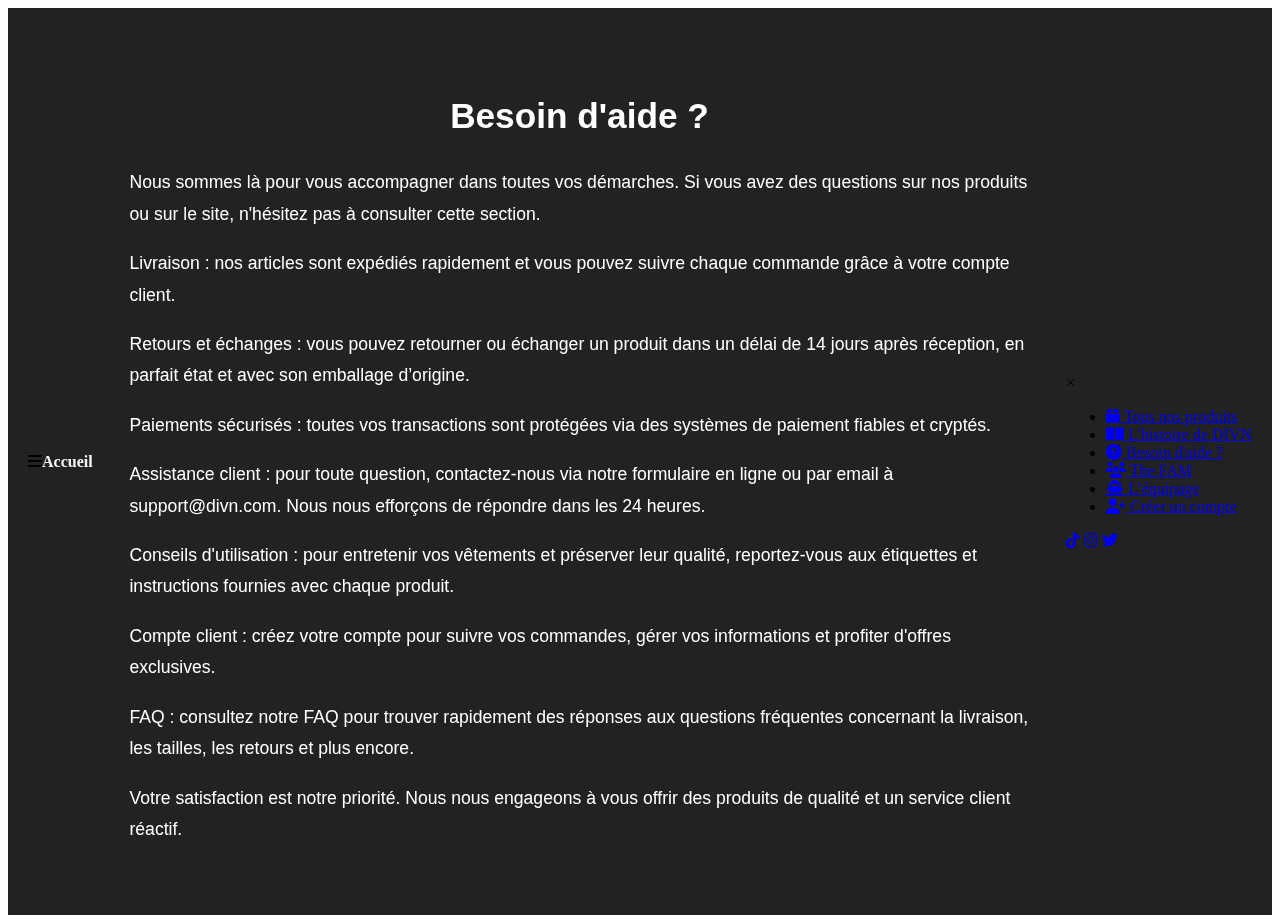
<file: aide.html>
<!DOCTYPE html>
<html lang="fr">
<head>
  <meta charset="UTF-8">
  <meta name="viewport" content="width=device-width, initial-scale=1.0">
  <title>Besoin d'aide ? - DIVN</title>
  <link rel="stylesheet" href="style.css">
  <link rel="stylesheet" href="https://cdnjs.cloudflare.com/ajax/libs/font-awesome/6.4.0/css/all.min.css">
  <style>
    .help-content {
      max-width: 900px;
      margin: 40px auto;
      padding: 0 20px;
      font-family: 'Poppins', sans-serif;
      font-size: 1.1rem;
      color: #fff;
      line-height: 1.8;
    }

    .main-image img {
      width: 100%;
      height: auto;
      object-fit: cover;
      box-shadow: 0 4px 20px rgba(255,255,255,0.05);
      margin-bottom: 30px;
    }
  </style>
</head>
<body>

  <!-- HEADER -->
  <header style="display:flex; justify-content:space-between; align-items:center; padding:12px 20px; background:#222; box-shadow:0 2px 10px rgba(255,255,255,0.05); position:sticky; top:0; z-index:1000;">
    <div class="menu-burger"><i class="fas fa-bars"></i></div>
    <a href="index.html" style="color:#f5f5f5; text-decoration:none; font-weight:600; font-size:1rem;">Accueil</a>
  </head>

  <!-- CONTENU AIDE -->
  <div class="help-content">
    <h1 style="text-align:center; margin-bottom: 20px;">Besoin d'aide ?</h1>
    <p>
      Nous sommes là pour vous accompagner dans toutes vos démarches. Si vous avez des questions sur nos produits ou sur le site, n'hésitez pas à consulter cette section.
    </p>
    <p>
      Livraison : nos articles sont expédiés rapidement et vous pouvez suivre chaque commande grâce à votre compte client.
    </p>
    <p>
      Retours et échanges : vous pouvez retourner ou échanger un produit dans un délai de 14 jours après réception, en parfait état et avec son emballage d’origine.
    </p>
    <p>
      Paiements sécurisés : toutes vos transactions sont protégées via des systèmes de paiement fiables et cryptés.
    </p>
    <p>
      Assistance client : pour toute question, contactez-nous via notre formulaire en ligne ou par email à support@divn.com. Nous nous efforçons de répondre dans les 24 heures.
    </p>
    <p>
      Conseils d'utilisation : pour entretenir vos vêtements et préserver leur qualité, reportez-vous aux étiquettes et instructions fournies avec chaque produit.
    </p>
    <p>
      Compte client : créez votre compte pour suivre vos commandes, gérer vos informations et profiter d'offres exclusives.
    </p>
    <p>
      FAQ : consultez notre FAQ pour trouver rapidement des réponses aux questions fréquentes concernant la livraison, les tailles, les retours et plus encore.
    </p>
    <p>
      Votre satisfaction est notre priorité. Nous nous engageons à vous offrir des produits de qualité et un service client réactif.
    </p>
  </div>

  <!-- OVERLAY -->
  <div class="overlay" id="overlay"></div>

  <!-- MENU LATERAL -->
  <div class="side-menu" id="sideMenu">
    <div class="menu-content">
      <div class="side-menu-header">
        <span id="closeMenu">&times;</span>
      </div>
      <ul>
        <li><a href="index.html"><i class="fas fa-box"></i> Tous nos produits</a></li>
        <li><a href="histoire.html"><i class="fas fa-book-open"></i> L'histoire de DIVN</a></li>
        <li><a href="#"><i class="fas fa-question-circle"></i> Besoin d'aide ?</a></li>
        <li><a href="#"><i class="fas fa-users"></i> The FAM</a></li>
        <li><a href="#"><i class="fas fa-ship"></i> L’équipage</a></li>
        <li><a href="#"><i class="fas fa-user-plus"></i> Créer un compte</a></li>
      </ul>

      <div class="social-links">
        <a href="https://www.tiktok.com" target="_blank"><i class="fab fa-tiktok"></i></a>
        <a href="https://www.instagram.com" target="_blank"><i class="fab fa-instagram"></i></a>
        <a href="https://www.twitter.com" target="_blank"><i class="fab fa-twitter"></i></a>
      </div>
    </div>
  </div>

  <script src="script.js"></script>
</body>
  </html>
</file>
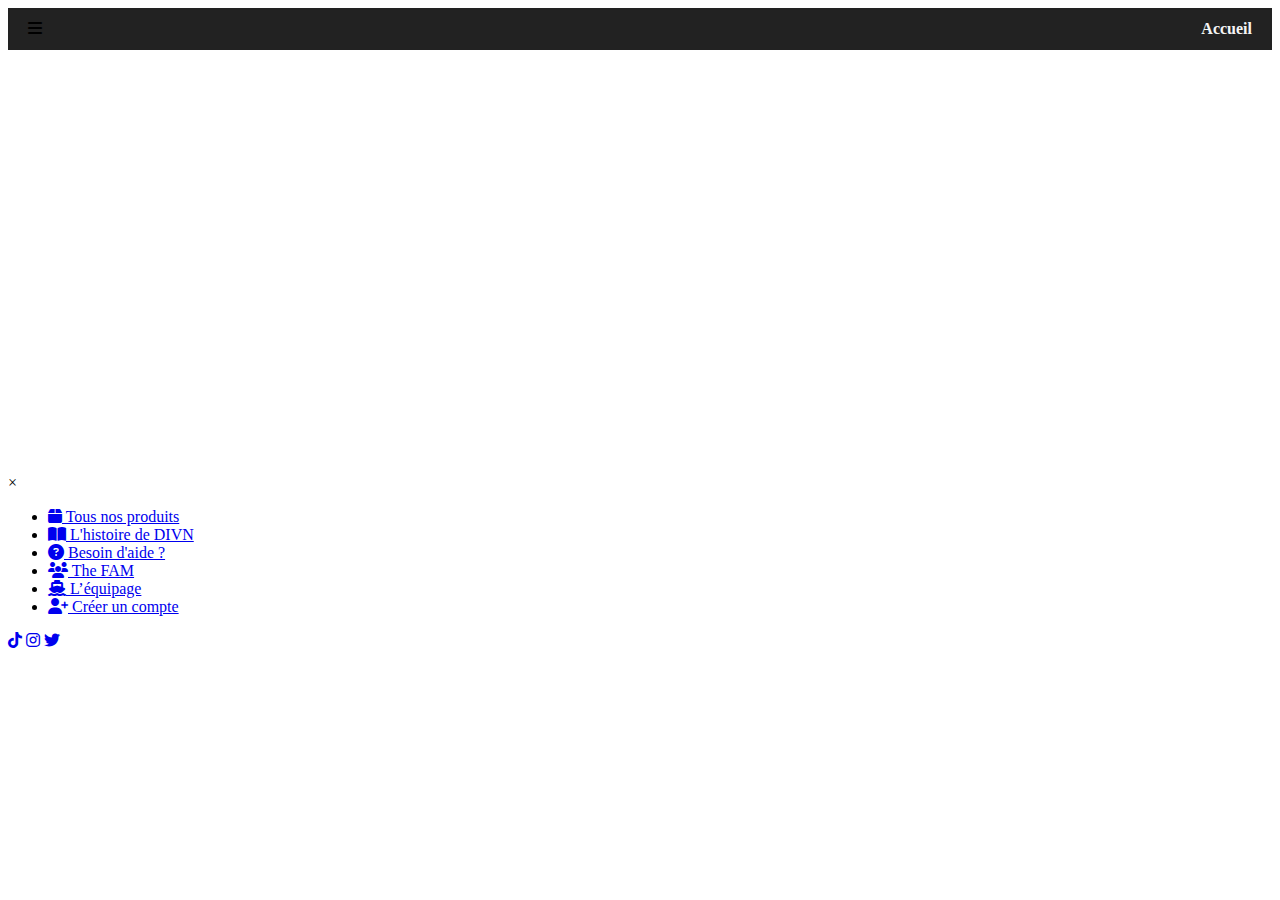
<file: equipage.html>
<!DOCTYPE html>
<html lang="fr">
<head>
  <meta charset="UTF-8">
  <meta name="viewport" content="width=device-width, initial-scale=1.0">
  <title>L’équipage - DIVN</title>
  <link rel="stylesheet" href="style.css">
  <link rel="stylesheet" href="https://cdnjs.cloudflare.com/ajax/libs/font-awesome/6.4.0/css/all.min.css">
  <style>
    .crew-content {
      max-width: 900px;
      margin: 40px auto;
      padding: 0 20px;
      font-family: 'Poppins', sans-serif;
      font-size: 1.1rem;
      color: #fff;
      font-style: italic;
      line-height: 1.8;
      text-align: center;
    }

    .main-image img {
      width: 100%;
      height: auto;
      object-fit: cover;
      box-shadow: 0 4px 20px rgba(255,255,255,0.05);
      margin-bottom: 30px;
    }
  </style>
</head>
<body>

  <!-- HEADER -->
  <header style="display:flex; justify-content:space-between; align-items:center; padding:12px 20px; background:#222; box-shadow:0 2px 10px rgba(255,255,255,0.05); position:sticky; top:0; z-index:1000;">
    <div class="menu-burger"><i class="fas fa-bars"></i></div>
    <a href="index.html" style="color:#f5f5f5; text-decoration:none; font-weight:600; font-size:1rem;">Accueil</a>
  </header>

  <!-- CONTENU ÉQUIPAGE -->
  <div class="crew-content">
    <h1 style="margin-bottom: 20px;">L’équipage</h1>
    <p>À l’origine de DIVN : Diego Ferraro, créateur et âme de la marque.</p>
    <p>Seul pour l’instant, Diego imagine, crée et conçoit chaque pièce avec passion et attention aux détails.</p>
    <p>Si vous souhaitez faire partie de l’aventure, que ce soit comme mannequin, collaborateur ou partenaire, n’hésitez pas à nous contacter à l’adresse :</p>
    <p><strong>contact@divn.com</strong></p>
    <p>Rejoignez-nous pour participer à l’univers DIVN et contribuer à son développement.</p>
  </div>

  <!-- OVERLAY -->
  <div class="overlay" id="overlay"></div>

  <!-- MENU LATERAL -->
  <div class="side-menu" id="sideMenu">
    <div class="menu-content">
      <div class="side-menu-header">
        <span id="closeMenu">&times;</span>
      </div>
      <ul>
        <li><a href="index.html"><i class="fas fa-box"></i> Tous nos produits</a></li>
        <li><a href="histoire.html"><i class="fas fa-book-open"></i> L'histoire de DIVN</a></li>
        <li><a href="aide.html"><i class="fas fa-question-circle"></i> Besoin d'aide ?</a></li>
        <li><a href="fam.html"><i class="fas fa-users"></i> The FAM</a></li>
        <li><a href="#"><i class="fas fa-ship"></i> L’équipage</a></li>
        <li><a href="#"><i class="fas fa-user-plus"></i> Créer un compte</a></li>
      </ul>

      <div class="social-links">
        <a href="https://www.tiktok.com" target="_blank"><i class="fab fa-tiktok"></i></a>
        <a href="https://www.instagram.com" target="_blank"><i class="fab fa-instagram"></i></a>
        <a href="https://www.twitter.com" target="_blank"><i class="fab fa-twitter"></i></a>
      </div>
    </div>
  </div>

  <script src="script.js"></script>
</body>
  </html>
</file>
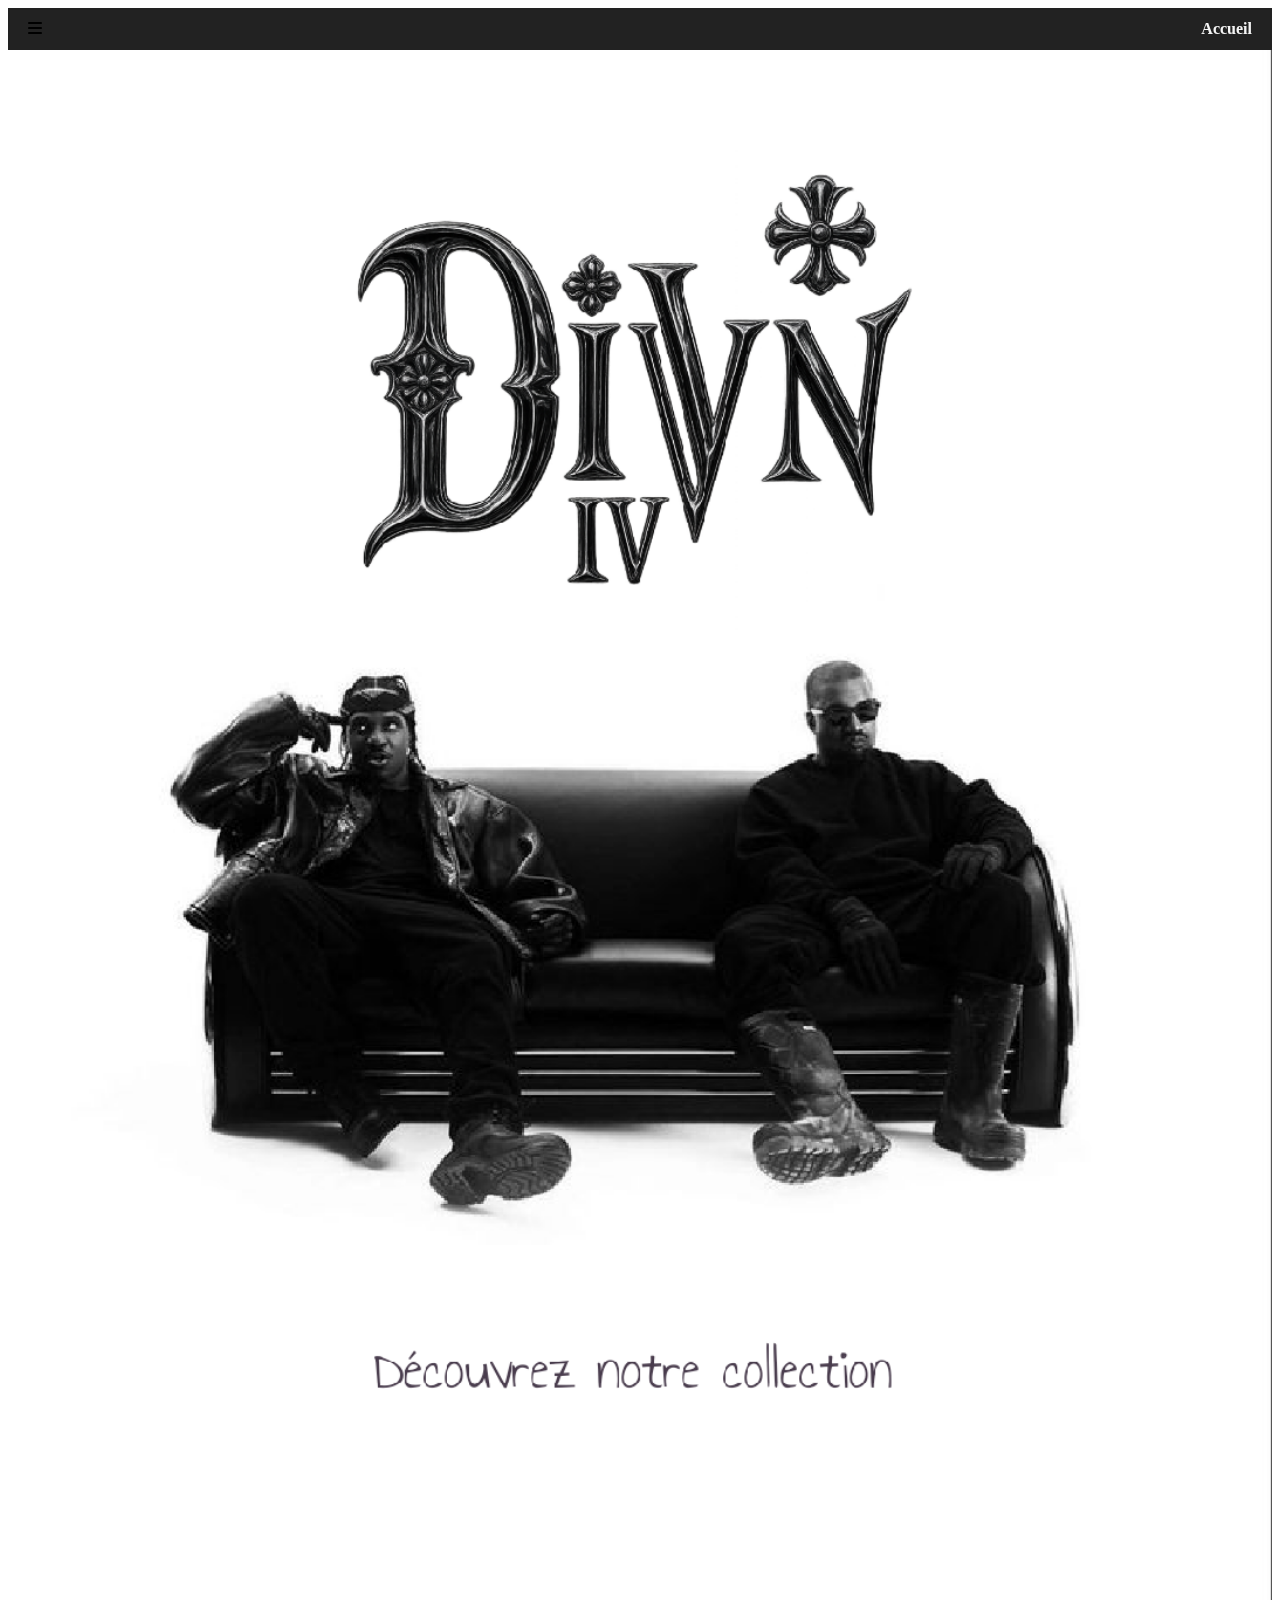
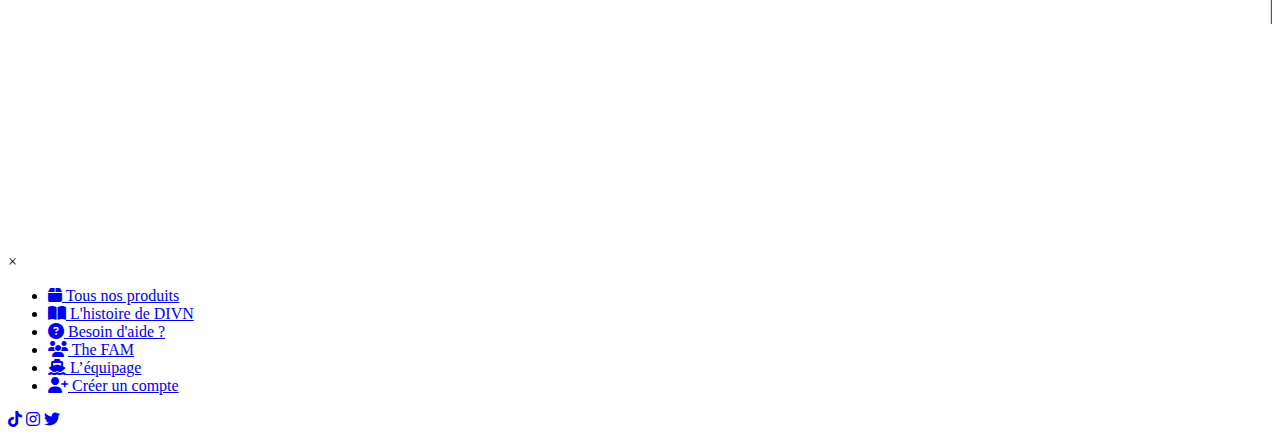
<file: fam.html>
<!DOCTYPE html>
<html lang="fr">
<head>
  <meta charset="UTF-8">
  <meta name="viewport" content="width=device-width, initial-scale=1.0">
  <title>The FAM - DIVN</title>
  <link rel="stylesheet" href="style.css">
  <link rel="stylesheet" href="https://cdnjs.cloudflare.com/ajax/libs/font-awesome/6.4.0/css/all.min.css">
  <style>
    .fam-content {
      max-width: 900px;
      margin: 40px auto;
      padding: 0 20px;
      font-family: 'Poppins', sans-serif;
      font-size: 1.1rem;
      color: #fff;
      font-style: italic;
      line-height: 1.8;
      text-align: center;
    }

    .main-image img {
      width: 100%;
      height: auto;
      object-fit: cover;
      box-shadow: 0 4px 20px rgba(255,255,255,0.05);
      margin-bottom: 30px;
    }
  </style>
</head>
<body>

  <!-- HEADER -->
  <header style="display:flex; justify-content:space-between; align-items:center; padding:12px 20px; background:#222; box-shadow:0 2px 10px rgba(255,255,255,0.05); position:sticky; top:0; z-index:1000;">
    <div class="menu-burger"><i class="fas fa-bars"></i></div>
    <a href="index.html" style="color:#f5f5f5; text-decoration:none; font-weight:600; font-size:1rem;">Accueil</a>
  </header>

  <!-- IMAGE PRINCIPALE -->
  <div class="main-image">
    <img src="image1.jpg" alt="Image principale">
  </div>

  <!-- CONTENU FAM -->
  <div class="fam-content">
    <h1 style="margin-bottom: 20px;">The FAM</h1>
    <p>Devenez notre premier membre et rejoignez The FAM !</p>
  </div>

  <!-- OVERLAY -->
  <div class="overlay" id="overlay"></div>

  <!-- MENU LATERAL -->
  <div class="side-menu" id="sideMenu">
    <div class="menu-content">
      <div class="side-menu-header">
        <span id="closeMenu">&times;</span>
      </div>
      <ul>
        <li><a href="index.html"><i class="fas fa-box"></i> Tous nos produits</a></li>
        <li><a href="histoire.html"><i class="fas fa-book-open"></i> L'histoire de DIVN</a></li>
        <li><a href="aide.html"><i class="fas fa-question-circle"></i> Besoin d'aide ?</a></li>
        <li><a href="#"><i class="fas fa-users"></i> The FAM</a></li>
        <li><a href="#"><i class="fas fa-ship"></i> L’équipage</a></li>
        <li><a href="#"><i class="fas fa-user-plus"></i> Créer un compte</a></li>
      </ul>

      <div class="social-links">
        <a href="https://www.tiktok.com" target="_blank"><i class="fab fa-tiktok"></i></a>
        <a href="https://www.instagram.com" target="_blank"><i class="fab fa-instagram"></i></a>
        <a href="https://www.twitter.com" target="_blank"><i class="fab fa-twitter"></i></a>
      </div>
    </div>
  </div>

  <script src="script.js"></script>
</body>
  </html>
</file>
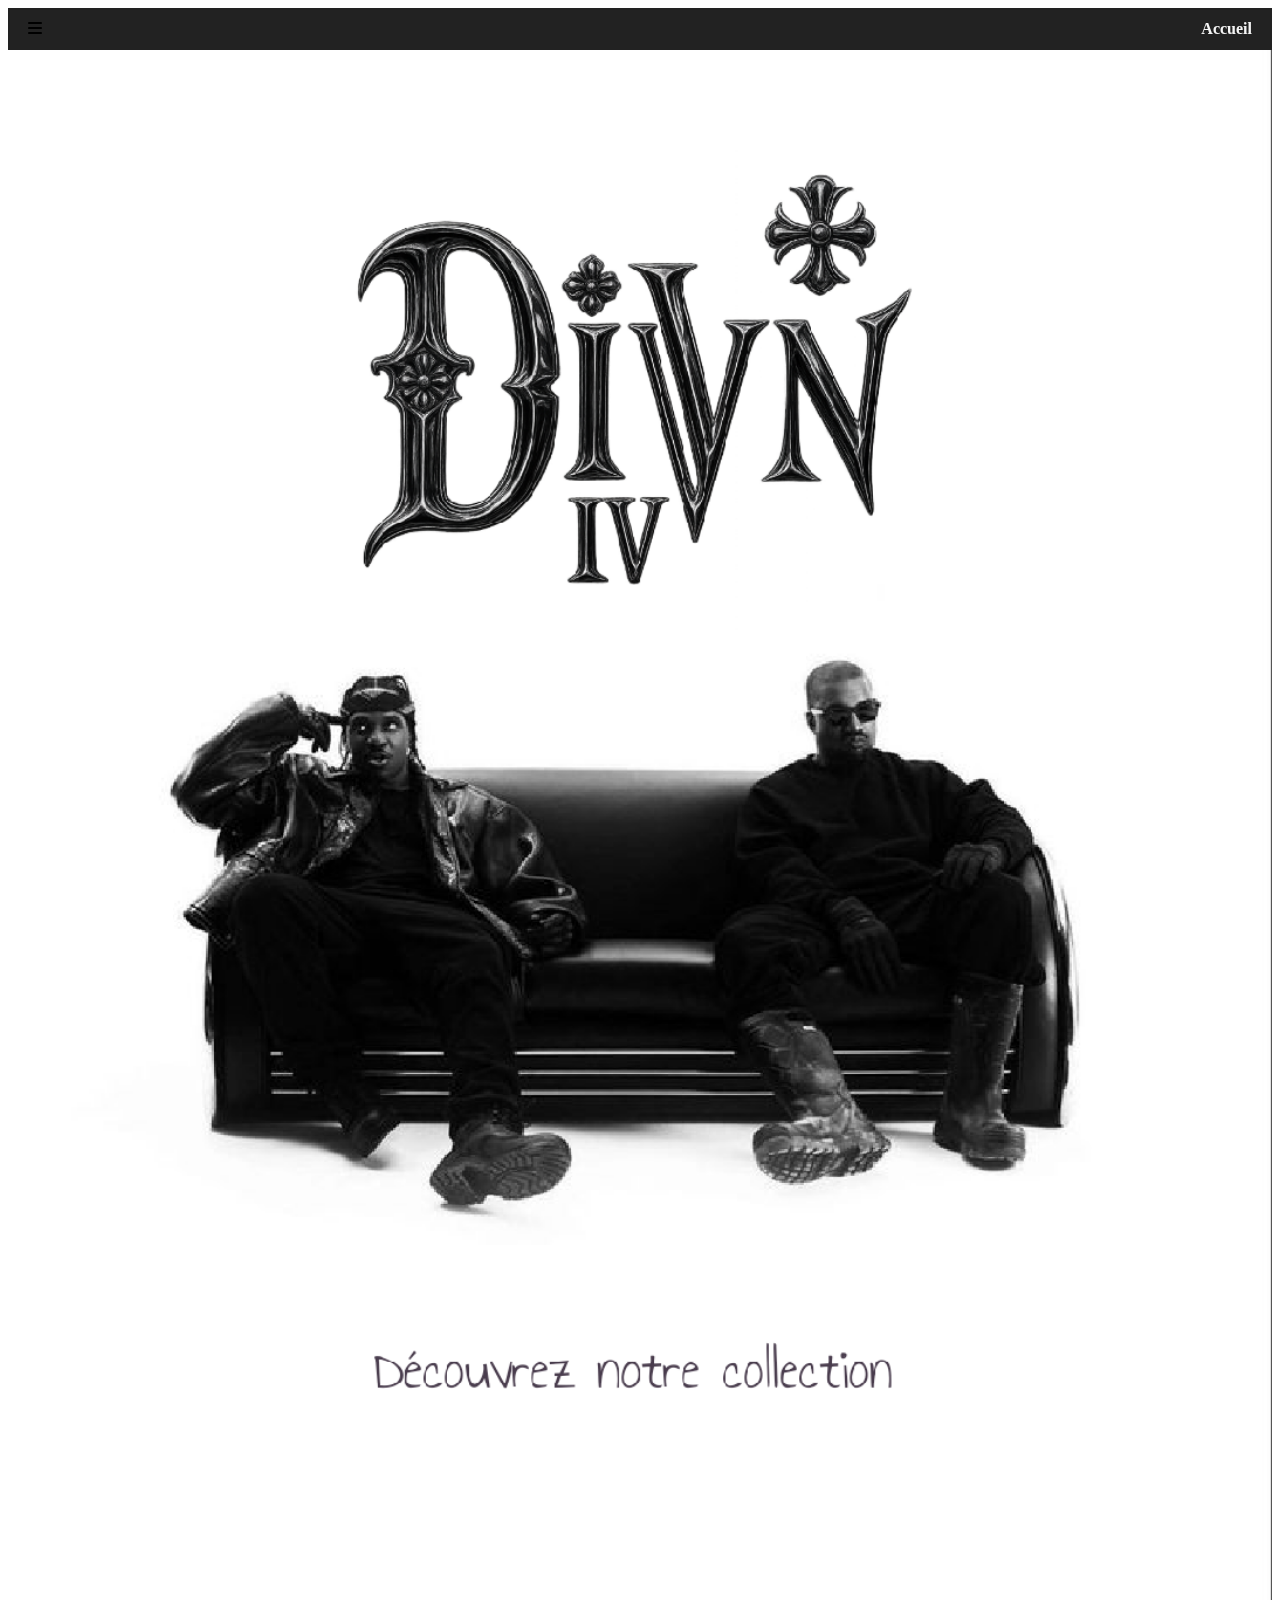
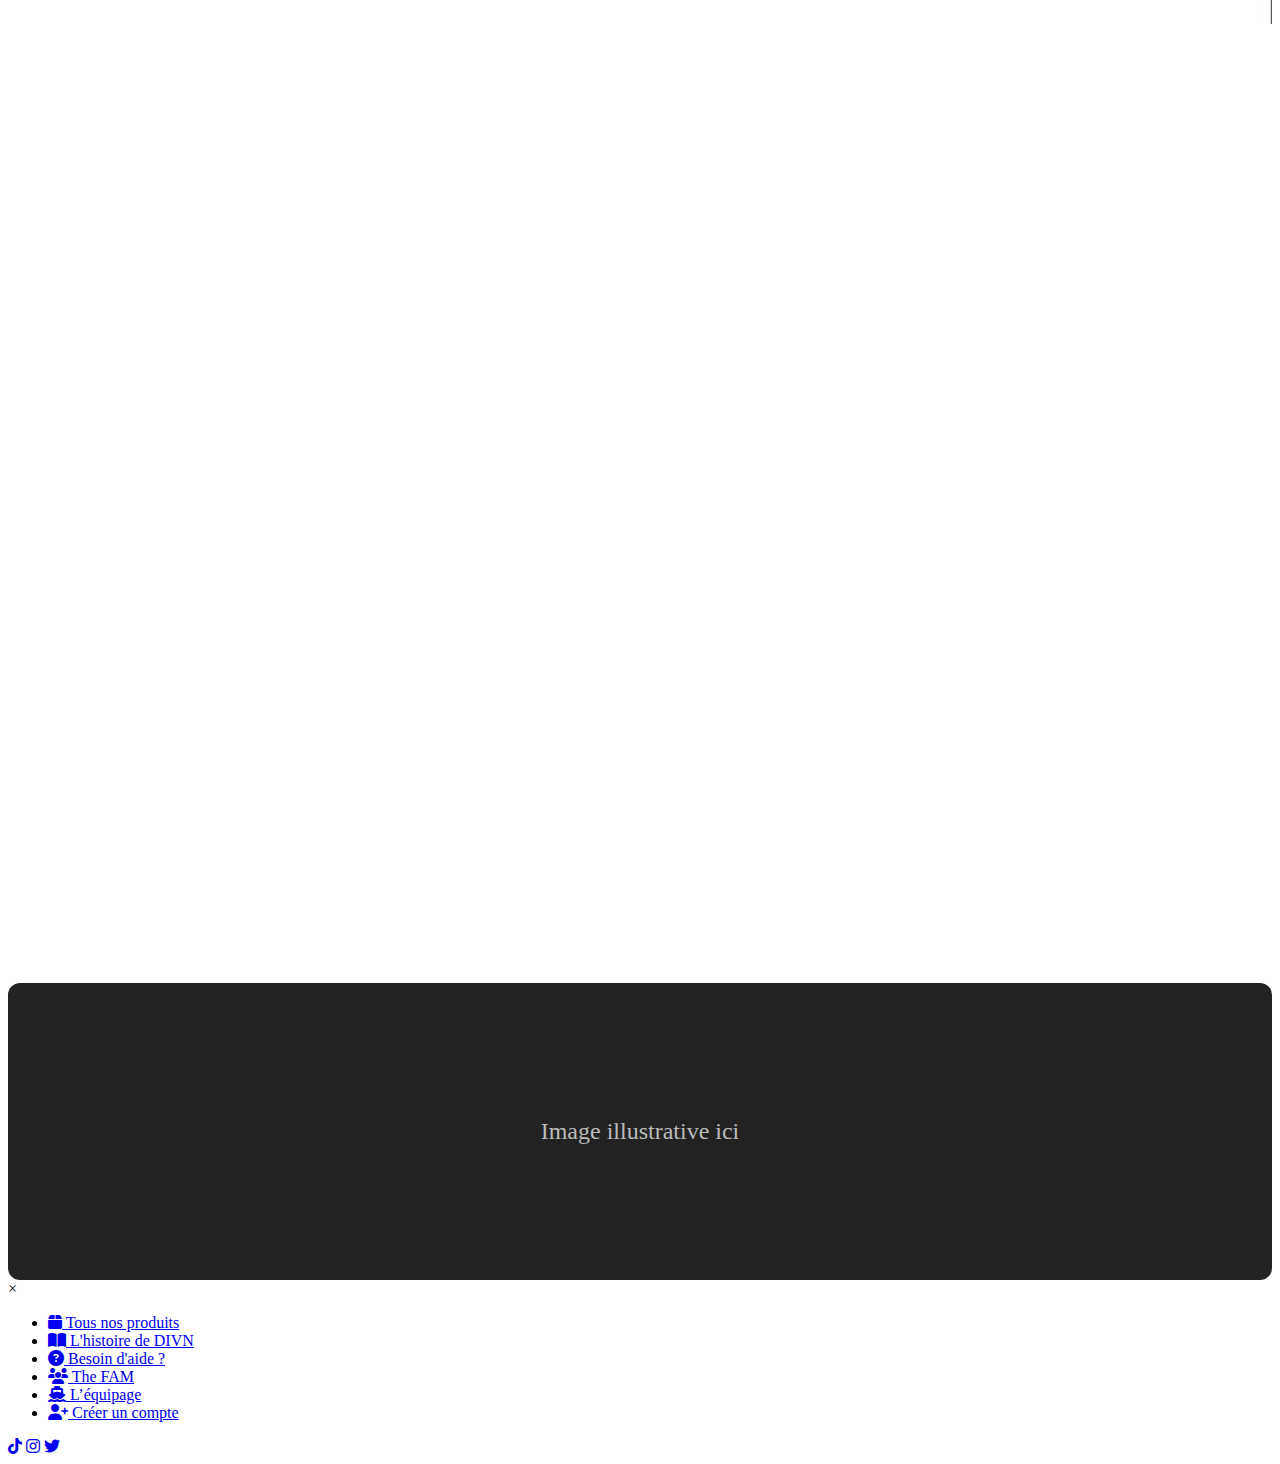
<file: histoire.html>
<!DOCTYPE html>
<html lang="fr">
<head>
  <meta charset="UTF-8">
  <meta name="viewport" content="width=device-width, initial-scale=1.0">
  <title>L'histoire de DIVN</title>
  <link rel="stylesheet" href="style.css">
  <link rel="stylesheet" href="https://cdnjs.cloudflare.com/ajax/libs/font-awesome/6.4.0/css/all.min.css">
  <style>
    .history-content {
      max-width: 900px;
      margin: 40px auto;
      padding: 0 20px;
      font-family: 'Poppins', sans-serif;
      font-size: 1.1rem;
      color: #fff;
      font-style: italic;
      line-height: 1.8;
    }

    .history-image {
      width: 100%;
      height: 33vh;
      margin-top: 40px;
      background-color: #222;
      border-radius: 12px;
      display: flex;
      justify-content: center;
      align-items: center;
      color: #bbb;
      font-size: 1.5rem;
    }

    .main-image img {
      width: 100%;
      height: auto;
      object-fit: cover;
      box-shadow: 0 4px 20px rgba(255,255,255,0.05);
    }
  </style>
</head>
<body>

  <!-- HEADER -->
  <header style="display:flex; justify-content:space-between; align-items:center; padding:12px 20px; background:#222; box-shadow:0 2px 10px rgba(255,255,255,0.05); position:sticky; top:0; z-index:1000;">
    <div class="menu-burger"><i class="fas fa-bars"></i></div>
    <a href="index.html" style="color:#f5f5f5; text-decoration:none; font-weight:600; font-size:1rem;">Accueil</a>
  </header>

  <!-- IMAGE PRINCIPALE -->
  <div class="main-image">
    <img src="image1.jpg" alt="Image principale">
  </div>

  <!-- CONTENU HISTOIRE -->
  <div class="history-content">
    <h1 style="text-align:center; margin-bottom: 20px;">L'histoire de DIVN</h1>

    <p>
      Fondée en 2025 par Diego Ferraro, DIVN est une marque indépendante qui propose des vêtements pensés pour allier style et confort.
    </p>
    <p>
      Chaque pièce est conçue avec attention aux détails : coupes précises, matériaux choisis pour leur qualité et durabilité, couleurs harmonieuses et textures variées.
    </p>
    <p>
      Nos collections reflètent un équilibre entre modernité et intemporalité. Les t-shirts, vestes, accessoires et autres articles sont imaginés pour être portés dans différentes situations, tout en restant élégants.
    </p>
    <p>
      L’accent est mis sur la polyvalence et la simplicité raffinée. Les vêtements DIVN s’intègrent facilement dans le quotidien tout en conservant une identité forte.
    </p>
    <p>
      Les créations sont produites de manière indépendante, ce qui permet à la marque de rester fidèle à sa vision et de proposer des designs originaux.
    </p>
    <p>
      La qualité des tissus et des finitions assure un confort durable, et chaque vêtement est pensé pour résister au temps tout en conservant son style.
    </p>
    <p>
      DIVN vise à offrir une expérience authentique : chaque produit raconte une histoire, celle de l’attention portée à la création, à la matière et à l’esthétique.
    </p>
    <p>
      La marque privilégie l’originalité et la cohérence dans ses collections, en veillant à ce que chaque article soit reconnaissable et intemporel.
    </p>
    <p>
      Les pièces sont conçues pour permettre aux clients d’exprimer leur personnalité à travers leur style, sans artifices ni extravagances excessives.
    </p>
    <p>
      DIVN est plus qu’une simple marque de vêtements : c’est un univers où chaque produit est pensé pour offrir élégance, confort et fonctionnalité au quotidien.
    </p>
  </div>

  <!-- ESPACE IMAGE -->
  <div class="history-image">
    Image illustrative ici
  </div>

  <!-- OVERLAY -->
  <div class="overlay" id="overlay"></div>

  <!-- MENU LATERAL -->
  <div class="side-menu" id="sideMenu">
    <div class="menu-content">
      <div class="side-menu-header">
        <span id="closeMenu">&times;</span>
      </div>
      <ul>
        <li><a href="index.html"><i class="fas fa-box"></i> Tous nos produits</a></li>
        <li><a href="#"><i class="fas fa-book-open"></i> L'histoire de DIVN</a></li>
        <li><a href="#"><i class="fas fa-question-circle"></i> Besoin d'aide ?</a></li>
        <li><a href="#"><i class="fas fa-users"></i> The FAM</a></li>
        <li><a href="#"><i class="fas fa-ship"></i> L’équipage</a></li>
        <li><a href="#"><i class="fas fa-user-plus"></i> Créer un compte</a></li>
      </ul>

      <div class="social-links">
        <a href="https://www.tiktok.com" target="_blank"><i class="fab fa-tiktok"></i></a>
        <a href="https://www.instagram.com" target="_blank"><i class="fab fa-instagram"></i></a>
        <a href="https://www.twitter.com" target="_blank"><i class="fab fa-twitter"></i></a>
      </div>
    </div>
  </div>

  <script src="script.js"></script>
</body>
  </html>
</file>
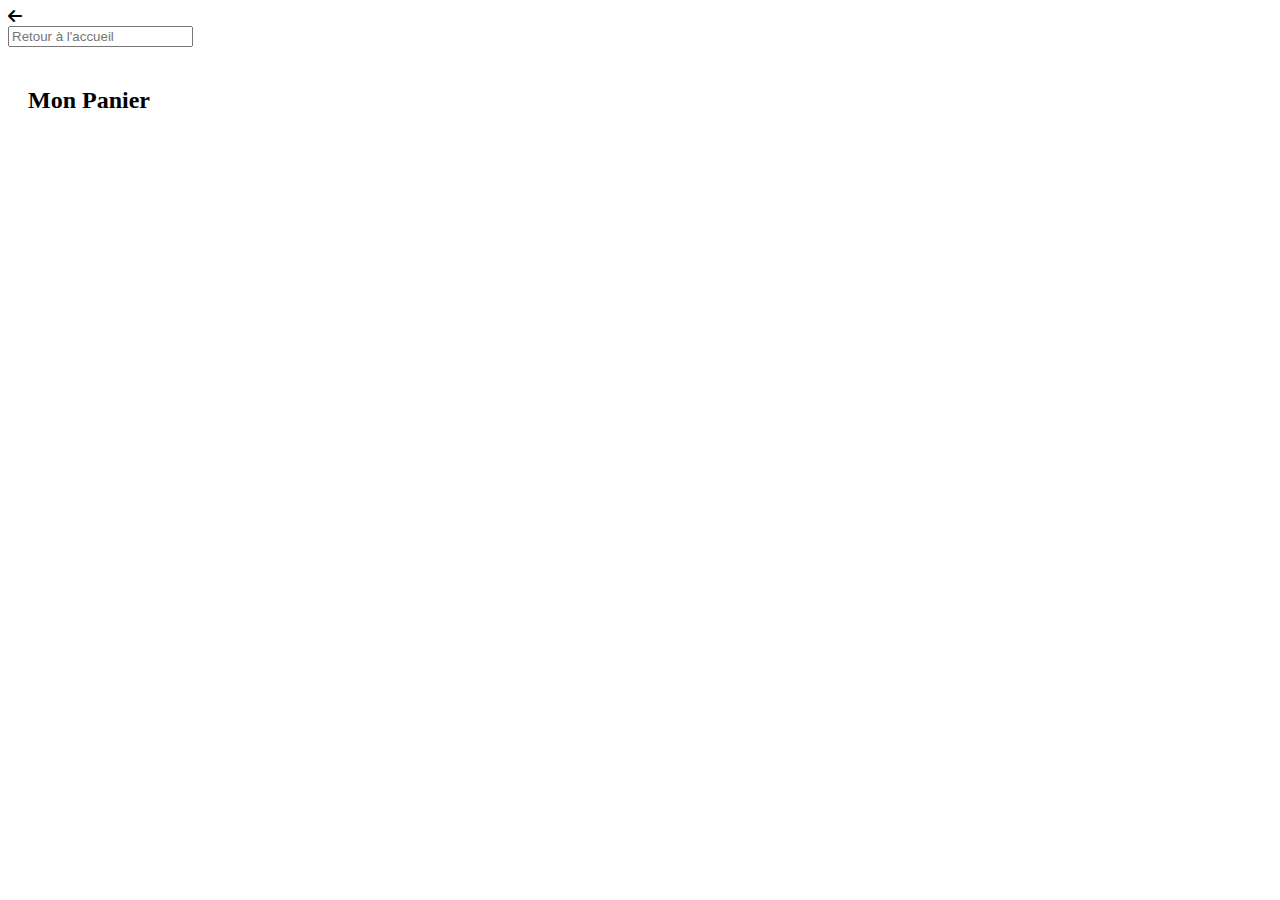
<file: panier.html>
<!DOCTYPE html>
<html lang="fr">
<head>
  <meta charset="UTF-8">
  <meta name="viewport" content="width=device-width, initial-scale=1.0">
  <title>Mon Panier</title>
  <link rel="stylesheet" href="style.css">
  <!-- SDK PayPal avec ton client ID -->
  <script src="https://www.paypal.com/sdk/js?client-id=YOUR_CLIENT_ID&currency=EUR"></script>
  <link rel="stylesheet" href="https://cdnjs.cloudflare.com/ajax/libs/font-awesome/6.4.0/css/all.min.css">
</head>
<body>

  <!-- HEADER -->
  <header>
    <div class="menu-burger" id="backHome"><i class="fas fa-arrow-left"></i></div>
    <div class="search-bar">
      <input type="text" placeholder="Retour à l'accueil">
    </div>
  </header>

  <h2 style="padding: 20px;">Mon Panier</h2>

  <!-- PRODUITS PANIER -->
  <div class="products" id="cartProducts"></div>

  <!-- BOUTON PAIEMENT -->
  <div style="padding: 20px; text-align: center;">
    <div id="paypal-button-container"></div>
  </div>

<script>
  // Retour accueil
  document.getElementById('backHome').addEventListener('click', () => {
    window.location.href = 'index.html';
  });

  // Charger le panier depuis localStorage
  function loadCart() {
    const cartProducts = document.getElementById('cartProducts');
    cartProducts.innerHTML = '';
    const cart = JSON.parse(localStorage.getItem('cart')) || [];

    cart.forEach((item, index) => {
      const card = document.createElement('div');
      card.classList.add('product-card', 'show');
      card.innerHTML = `
        <div class="product-slider">
          <img src="${item.image}" class="active">
        </div>
        <div class="product-title">${item.title}</div>
        <div class="product-price">${item.price}</div>
        <button class="remove-btn">Supprimer</button>
      `;
      card.querySelector('.remove-btn').addEventListener('click', () => {
        cart.splice(index,1);
        localStorage.setItem('cart', JSON.stringify(cart));
        loadCart();
      });
      cartProducts.appendChild(card);
    });

    updatePaypal(cart);
  }

  // PayPal + Carte bancaire
  function updatePaypal(cart) {
    const container = document.getElementById('paypal-button-container');
    container.innerHTML = '';
    if(cart.length === 0) return;

    paypal.Buttons({
      style: { layout: 'vertical', color: 'blue', shape: 'rect', label: 'paypal' },
      fundingSource: paypal.FUNDING.CARD, // uniquement carte bancaire
      createOrder: function(data, actions) {
        return actions.order.create({
          purchase_units: [{
            items: cart.map(item => ({
              name: item.title,
              unit_amount: { currency_code: "EUR", value: item.price },
              quantity: "1"
            })),
            amount: {
              currency_code: "EUR",
              value: cart.reduce((sum,item)=>sum+parseFloat(item.price),0).toFixed(2),
              breakdown: {
                item_total: { currency_code: "EUR", value: cart.reduce((sum,item)=>sum+parseFloat(item.price),0).toFixed(2) }
              }
            }
          }]
        });
      },
      onApprove: function(data, actions) {
        return actions.order.capture().then(function(details) {
          // Vider le panier après paiement
          localStorage.removeItem('cart');
          loadCart();
        });
      }
    }).render('#paypal-button-container');
  }

  loadCart();
</script>
</body>
</html>
</file>
<file: style.css>

</file>
